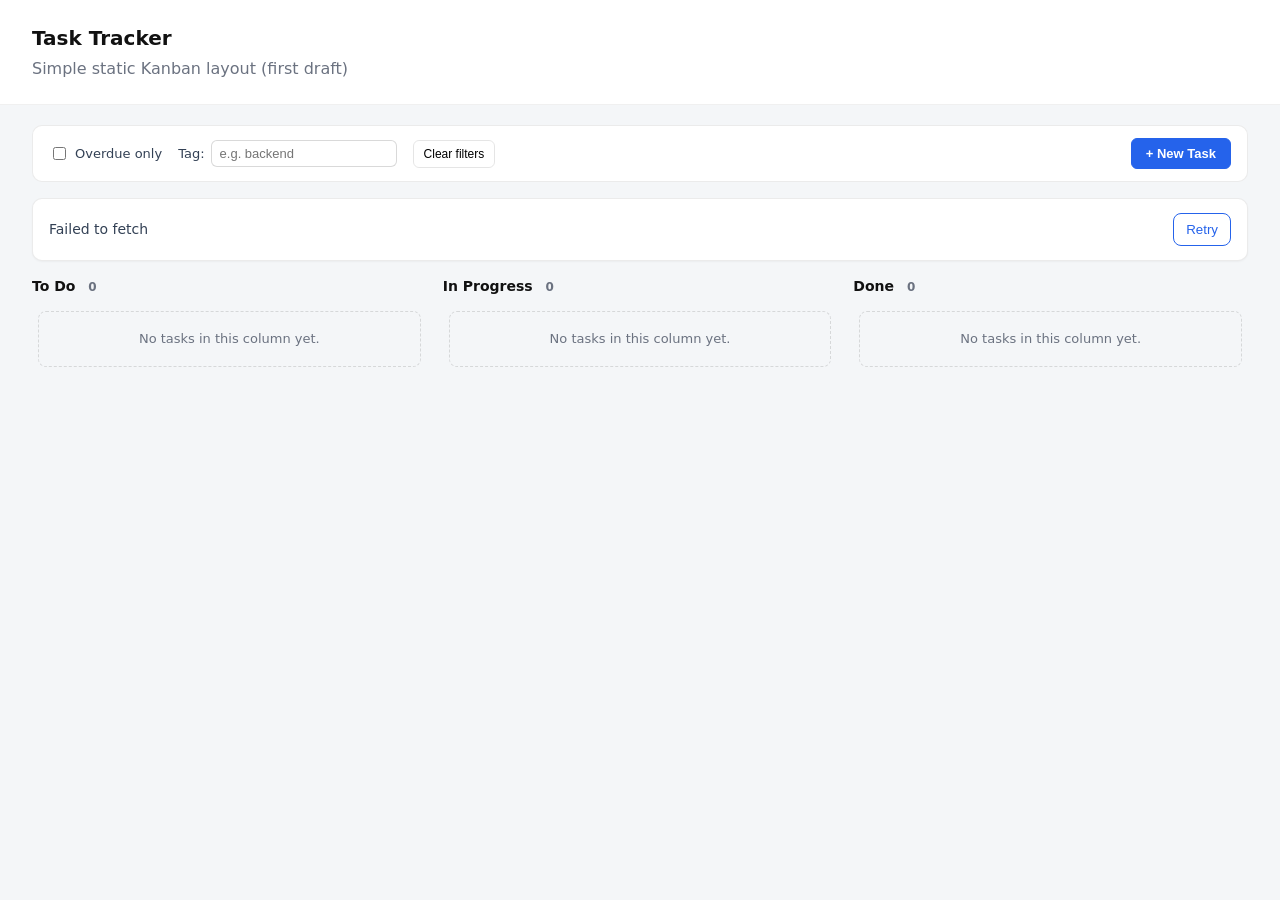
<file: index.html>
<!doctype html>
<html lang="en">
<head>
  <meta charset="utf-8" />
  <meta name="viewport" content="width=device-width, initial-scale=1" />
  <title>Task Tracker — Kanban</title>
  <style>
    :root{--bg:#f4f6f8;--card:#fff;--muted:#6b7280;--accent:#2563eb}
    *{box-sizing:border-box}
    body{font-family:system-ui,-apple-system,Segoe UI,Roboto,Helvetica,Arial;line-height:1.4;margin:0;background:var(--bg);color:#111}
    .site-header{padding:24px 32px;border-bottom:1px solid rgba(0,0,0,0.06);background:#fff}
    .site-header h1{margin:0;font-size:20px}
    .site-header p{margin:6px 0 0;color:var(--muted)}

    main{padding:20px 32px}
    .board{display:flex;gap:16px;align-items:flex-start}
    .column{flex:1;min-width:240px;background:transparent}
    .column-header{display:flex;align-items:center;justify-content:space-between;margin-bottom:8px}
    .column-header h2{margin:0;font-size:14px}
    .column-body{background:transparent;padding:6px;border-radius:6px;min-height:120px}
    .board-state{margin-bottom:16px;padding:14px 16px;border-radius:10px;background:#fff;border:1px solid rgba(0,0,0,0.08);display:flex;align-items:center;justify-content:space-between;gap:12px;box-shadow:0 1px 2px rgba(0,0,0,0.04)}
    .board-state.hidden{display:none}
    .board-state .state-message{color:#334155;font-size:14px}
    .board-state .state-action button{background:transparent;border:1px solid var(--accent);color:var(--accent);padding:8px 12px;border-radius:8px;cursor:pointer}
    .board-state .state-action button:hover{background:rgba(37,99,235,0.08)}
    .count{font-size:12px;color:var(--muted);font-weight:600;margin-left:8px}
    .empty-placeholder{padding:18px 14px;margin:0;border:1px dashed rgba(0,0,0,0.12);border-radius:8px;color:var(--muted);font-size:13px;text-align:center}
    .column-body.drop-target{background:rgba(37,99,235,0.06);border-radius:8px}
    .card.dragging{opacity:0.5}
    .card.card-error{border-color:#dc2626;background:#fef2f2;animation:shake .3s ease-in-out}
    .card-error-msg{margin:8px 0 0;padding:6px 8px;background:#fee2e2;color:#991b1b;border-radius:5px;font-size:12px;line-height:1.3}
    @keyframes shake{0%,100%{transform:translateX(0)}20%{transform:translateX(-4px)}40%{transform:translateX(4px)}60%{transform:translateX(-3px)}80%{transform:translateX(3px)}}

    .card{background:var(--card);border:1px solid rgba(0,0,0,0.06);border-radius:8px;padding:12px;margin-bottom:12px;box-shadow:0 1px 0 rgba(0,0,0,0.02)}
    .card-title{margin:0 0 6px;font-size:15px}
    .card-desc{margin:0 0 8px;color:var(--muted);font-size:13px}
    .card-meta{display:flex;gap:12px;font-size:12px;color:var(--muted);margin-bottom:8px}
    .card-meta .priority{font-weight:600;color:#0f172a}
    .card-actions{display:flex;justify-content:flex-end}
    .edit-btn{background:transparent;border:1px solid rgba(0,0,0,0.08);padding:6px 8px;border-radius:6px;font-size:13px;cursor:pointer}
    .edit-btn:hover{border-color:var(--accent);color:var(--accent)}

    .due-date{display:block}
    .overdue-pill{display:inline-block;margin-left:6px;padding:1px 7px;border-radius:999px;background:#fee2e2;color:#991b1b;font-size:11px;font-weight:600}
    .tag-chips{display:flex;flex-wrap:wrap;gap:6px;margin:0 0 8px}
    .tag-chip{background:#eef2ff;color:#3730a3;font-size:11px;font-weight:600;padding:2px 8px;border-radius:999px}

    .filter-bar{display:flex;flex-wrap:wrap;align-items:center;gap:16px;margin-bottom:16px;padding:12px 16px;background:#fff;border:1px solid rgba(0,0,0,0.08);border-radius:10px;font-size:13px}
    .filter-bar label{display:flex;align-items:center;gap:6px;color:#334155}
    .filter-bar input[type="text"]{padding:5px 8px;border:1px solid rgba(0,0,0,0.15);border-radius:6px;font-size:13px}
    .filter-clear{background:transparent;border:1px solid rgba(0,0,0,0.1);padding:6px 10px;border-radius:6px;cursor:pointer;font-size:12px}
    .filter-clear:hover{border-color:var(--accent);color:var(--accent)}
    .btn-new-task{margin-left:auto;background:var(--accent);border:1px solid var(--accent);color:#fff;padding:7px 14px;border-radius:6px;cursor:pointer;font-size:13px;font-weight:600}
    .btn-new-task:hover{opacity:0.9}

    .modal-overlay{position:fixed;inset:0;background:rgba(15,23,42,0.45);display:flex;align-items:center;justify-content:center;padding:20px;z-index:50}
    .modal-overlay.hidden{display:none}
    .modal{background:#fff;border-radius:12px;padding:24px;width:100%;max-width:420px;max-height:90vh;overflow-y:auto;box-shadow:0 10px 40px rgba(0,0,0,0.2)}
    .modal h2{margin:0 0 16px;font-size:17px}
    .modal label{display:block;font-size:12px;font-weight:600;color:#334155;margin-bottom:12px}
    .modal input,.modal select,.modal textarea{display:block;width:100%;margin-top:4px;padding:8px;border:1px solid rgba(0,0,0,0.15);border-radius:6px;font-size:13px;font-family:inherit}
    .modal textarea{min-height:60px;resize:vertical}
    .modal-error{background:#fee2e2;color:#991b1b;padding:8px 10px;border-radius:6px;font-size:12px;margin-bottom:12px}
    .modal-error.hidden{display:none}
    .modal-actions{display:flex;justify-content:flex-end;gap:8px;margin-top:8px}
    .modal-actions button{padding:8px 14px;border-radius:6px;font-size:13px;cursor:pointer}
    .modal-actions .btn-cancel{background:transparent;border:1px solid rgba(0,0,0,0.15)}
    .modal-actions .btn-save{background:var(--accent);border:1px solid var(--accent);color:#fff}

    @media (max-width:880px){.board{flex-direction:column}}
  </style>
</head>
<body>
  <header class="site-header">
    <h1>Task Tracker</h1>
    <p class="subtitle">Simple static Kanban layout (first draft)</p>
  </header>

  <main>
    <div class="filter-bar">
      <label><input type="checkbox" id="filter-overdue"> Overdue only</label>
      <label>Tag:
        <input type="text" id="filter-tag" list="tag-options" placeholder="e.g. backend">
      </label>
      <datalist id="tag-options"></datalist>
      <button type="button" class="filter-clear" id="filter-clear">Clear filters</button>
      <button type="button" class="btn-new-task" id="new-task-btn">+ New Task</button>
    </div>
    <div class="board-state hidden" id="board-state" role="status" aria-live="polite"></div>
    <div class="board" id="task-board" role="list">
      <!-- To Do column (data-status must be exactly "ToDo") -->
      <section class="column" data-status="ToDo" aria-label="To Do column">
        <div class="column-header">
          <h2>To Do <span class="count">0</span></h2>
        </div>
        <div class="column-body">
          <article class="card" data-id="task-1" role="listitem">
            <h3 class="card-title">Initialize repository</h3>
            <p class="card-desc">Create repo, add README, and initial project layout.</p>
            <div class="card-meta">
              <span class="priority">Priority: High</span>
              <span class="assignee">Assignee: Alice</span>
            </div>
            <div class="card-actions"><button class="edit-btn" aria-label="Edit task Initialize repository">Edit</button></div>
          </article>
        </div>
      </section>

      <!-- In Progress column (data-status must be exactly "InProgress") -->
      <section class="column" data-status="InProgress" aria-label="In Progress column">
        <div class="column-header">
          <h2>In Progress <span class="count">0</span></h2>
        </div>
        <div class="column-body">
          <article class="card" data-id="task-2" role="listitem">
            <h3 class="card-title">Implement API routes</h3>
            <p class="card-desc">Work on basic health and tasks routes.</p>
            <div class="card-meta">
              <span class="priority">Priority: Medium</span>
              <span class="assignee">Assignee: Bob</span>
            </div>
            <div class="card-actions"><button class="edit-btn" aria-label="Edit task Implement API routes">Edit</button></div>
          </article>
        </div>
      </section>

      <!-- Done column (data-status must be exactly "Done") -->
      <section class="column" data-status="Done" aria-label="Done column">
        <div class="column-header">
          <h2>Done <span class="count">0</span></h2>
        </div>
        <div class="column-body">
          <article class="card" data-id="task-3" role="listitem">
            <h3 class="card-title">Write tests</h3>
            <p class="card-desc">Add initial unit tests and CI config.</p>
            <div class="card-meta">
              <span class="priority">Priority: Low</span>
              <span class="assignee">Unassigned</span>
            </div>
            <div class="card-actions"><button class="edit-btn" aria-label="Edit task Write tests">Edit</button></div>
          </article>
        </div>
      </section>
    </div>
  </main>

  <div class="modal-overlay hidden" id="edit-modal-overlay">
    <div class="modal" role="dialog" aria-modal="true" aria-labelledby="edit-modal-title">
      <h2 id="edit-modal-title">Edit Task</h2>
      <form id="edit-form">
        <div class="modal-error hidden" id="modal-error"></div>
        <label>Title
          <input type="text" id="edit-title" maxlength="200" required>
        </label>
        <label>Description
          <textarea id="edit-description"></textarea>
        </label>
        <label>Status
          <select id="edit-status">
            <option value="ToDo">To Do</option>
            <option value="InProgress">In Progress</option>
            <option value="Done">Done</option>
          </select>
        </label>
        <label>Priority
          <select id="edit-priority">
            <option value="Low">Low</option>
            <option value="Medium">Medium</option>
            <option value="High">High</option>
          </select>
        </label>
        <label>Assignee
          <input type="text" id="edit-assignee">
        </label>
        <label>Due date
          <input type="date" id="edit-due-date">
        </label>
        <label>Tags (comma separated)
          <input type="text" id="edit-tags" placeholder="backend, urgent">
        </label>
        <div class="modal-actions">
          <button type="button" class="btn-cancel" id="modal-cancel">Cancel</button>
          <button type="submit" class="btn-save">Save</button>
        </div>
      </form>
    </div>
  </div>

  <script>
    // Fetch and render logic for tasks board
    const BASE_URL = 'http://localhost:8000';
    let tasks = [];
    let dragTaskId = null;
    const taskErrors = new Map();  // taskId → error message string
    const STATUSES = ['ToDo','InProgress','Done'];
    const priorityOrder = { 'High': 0, 'Medium': 1, 'Low': 2 };

    function setBoardState(state, message = ''){
      const boardState = document.getElementById('board-state');
      boardState.className = state === 'ready' ? 'board-state hidden' : 'board-state';
      boardState.innerHTML = '';

      if (state === 'ready') return;

      const msg = document.createElement('div');
      msg.className = 'state-message';
      msg.textContent = state === 'loading'
        ? 'Loading tasks…'
        : state === 'empty'
          ? 'No tasks yet. The board is ready for future work.'
          : message || 'Unable to load tasks. Please try again.';
      boardState.appendChild(msg);

      if (state === 'error') {
        const action = document.createElement('div');
        action.className = 'state-action';
        const retryBtn = document.createElement('button');
        retryBtn.type = 'button';
        retryBtn.textContent = 'Retry';
        retryBtn.addEventListener('click', fetchTasks);
        action.appendChild(retryBtn);
        boardState.appendChild(action);
      }
    }

    function createCardElement(task){
      const card = document.createElement('article');
      card.className = 'card';
      card.dataset.id = `task-${task.id}`;
      card.dataset.taskId = String(task.id);
      card.draggable = true;

      const taskId = String(task.id);
      if (taskErrors.has(taskId)) {
        card.classList.add('card-error');
      }

      card.addEventListener('dragstart', function (event) {
        dragTaskId = String(task.id);
        taskErrors.delete(String(task.id));
        event.dataTransfer.effectAllowed = 'move';
        event.dataTransfer.setData('text/plain', dragTaskId);
        card.classList.add('dragging');
      });

      card.addEventListener('dragend', function () {
        dragTaskId = null;
        card.classList.remove('dragging');
        document.querySelectorAll('.column-body.drop-target').forEach(el => el.classList.remove('drop-target'));
      });

      const title = document.createElement('h3');
      title.className = 'card-title';
      title.textContent = task.title ?? '';

      card.appendChild(title);

      if (task.description) {
        const desc = document.createElement('p');
        desc.className = 'card-desc';
        desc.textContent = task.description;
        card.appendChild(desc);
      }

      if (Array.isArray(task.tags) && task.tags.length > 0) {
        const chips = document.createElement('div');
        chips.className = 'tag-chips';
        task.tags.forEach(tag => {
          const chip = document.createElement('span');
          chip.className = 'tag-chip';
          chip.textContent = tag;
          chips.appendChild(chip);
        });
        card.appendChild(chips);
      }

      const meta = document.createElement('div');
      meta.className = 'card-meta';

      const pr = document.createElement('span');
      pr.className = 'priority';
      pr.textContent = `Priority: ${task.priority ?? 'Low'}`;

      const assignee = document.createElement('span');
      assignee.className = 'assignee';
      assignee.textContent = `Assignee: ${task.assignee || 'Unassigned'}`;

      meta.appendChild(pr);
      meta.appendChild(assignee);
      card.appendChild(meta);

      if (task.due_date) {
        const due = document.createElement('div');
        due.className = 'due-date';
        due.textContent = `Due: ${task.due_date}`;
        if (task.is_overdue) {
          const pill = document.createElement('span');
          pill.className = 'overdue-pill';
          pill.textContent = 'Overdue';
          due.appendChild(pill);
        }
        card.appendChild(due);
      }

      const actions = document.createElement('div');
      actions.className = 'card-actions';
      const btn = document.createElement('button');
      btn.className = 'edit-btn';
      btn.type = 'button';
      btn.setAttribute('aria-label', `Edit task ${task.title || ''}`);
      btn.textContent = 'Edit';
      actions.appendChild(btn);

      card.appendChild(actions);

      if (taskErrors.has(taskId)) {
        const errEl = document.createElement('div');
        errEl.className = 'card-error-msg';
        errEl.textContent = taskErrors.get(taskId);
        card.appendChild(errEl);
      }
      return card;
    }

    function renderBoard(list){
      STATUSES.forEach(status => {
        const column = document.querySelector(`.column[data-status="${status}"]`);
        if (!column) return;
        const body = column.querySelector('.column-body');
        const countEl = column.querySelector('.column-header .count');
        body.innerHTML = '';

        const group = list.filter(t => t.status === status);
        group.sort((a,b) => {
          const pa = priorityOrder[a.priority] ?? 3;
          const pb = priorityOrder[b.priority] ?? 3;
          if (pa !== pb) return pa - pb;
          const ida = Number(a.id);
          const idb = Number(b.id);
          if (!isNaN(ida) && !isNaN(idb)) return ida - idb;
          return String(a.id).localeCompare(String(b.id));
        });

        if (countEl) countEl.textContent = group.length;

        if (group.length === 0) {
          const placeholder = document.createElement('div');
          placeholder.className = 'empty-placeholder';
          placeholder.textContent = 'No tasks in this column yet.';
          body.appendChild(placeholder);
        } else {
          group.forEach(task => body.appendChild(createCardElement(task)));
        }

        body.addEventListener('dragover', function (event) {
          event.preventDefault();
          event.dataTransfer.dropEffect = 'move';
        });

        body.addEventListener('dragenter', function (event) {
          event.preventDefault();
          body.classList.add('drop-target');
        });

        body.addEventListener('dragleave', function () {
          body.classList.remove('drop-target');
        });

        body.addEventListener('drop', async function (event) {
          event.preventDefault();
          body.classList.remove('drop-target');

          const taskId = event.dataTransfer.getData('text/plain');
          if (!taskId) return;

          const task = tasks.find(t => String(t.id) === taskId);
          if (!task) return;

          const targetStatus = status;
          if (task.status === targetStatus) return;

          const previousStatus = task.status;
          task.status = targetStatus;
          renderBoard(tasks);

          try {
            const res = await fetch(`${BASE_URL}/tasks/${encodeURIComponent(taskId)}`, {
              method: 'PATCH',
              headers: { 'Content-Type': 'application/json' },
              body: JSON.stringify({ status: targetStatus }),
            });

            if (!res.ok) {
              const bodyJson = await res.json().catch(() => null);
              let errorMessage = `Server returned ${res.status}`;
              if (bodyJson?.detail) {
                if (Array.isArray(bodyJson.detail)) {
                  errorMessage = bodyJson.detail.map(d => d.msg).join('; ');
                } else {
                  errorMessage = bodyJson.detail;
                }
              }
              task.status = previousStatus;
              taskErrors.set(taskId, errorMessage);
              renderBoard(tasks);
              setTimeout(() => { taskErrors.delete(taskId); renderBoard(tasks); }, 4000);
            }
          } catch (err) {
            task.status = previousStatus;
            taskErrors.set(taskId, 'Network error while moving task. Please try again.');
            renderBoard(tasks);
            setTimeout(() => { taskErrors.delete(taskId); renderBoard(tasks); }, 4000);
          }
        });
      });
    }

    const filters = { overdue: false, tag: '' };

    function updateTagOptions(list){
      const datalist = document.getElementById('tag-options');
      const distinct = [...new Set(list.flatMap(t => Array.isArray(t.tags) ? t.tags : []))].sort();
      datalist.innerHTML = '';
      distinct.forEach(tag => {
        const opt = document.createElement('option');
        opt.value = tag;
        datalist.appendChild(opt);
      });
    }

    async function fetchTasks(){
      setBoardState('loading');
      renderBoard([]);

      const params = new URLSearchParams();
      if (filters.overdue) params.set('overdue', 'true');
      if (filters.tag) params.set('tag', filters.tag);
      const query = params.toString();

      try {
        const res = await fetch(`${BASE_URL}/tasks${query ? '?' + query : ''}`);
        if (!res.ok) throw new Error(`HTTP ${res.status}`);
        const data = await res.json();
        if (!Array.isArray(data)) throw new Error('Expected tasks array');
        tasks = data;
        renderBoard(tasks);
        updateTagOptions(tasks);
        setBoardState(tasks.length === 0 ? 'empty' : 'ready');
      } catch (err) {
        console.error('Failed to fetch tasks:', err);
        renderBoard([]);
        setBoardState('error', err.message);
      }
    }

    // ---------------------------------------------------------------------
    // Edit modal
    // ---------------------------------------------------------------------

    let editingTaskId = null;
    let modalMode = 'edit'; // 'edit' | 'create'
    const modalOverlay = document.getElementById('edit-modal-overlay');
    const modalTitle = document.getElementById('edit-modal-title');
    const editForm = document.getElementById('edit-form');
    const modalError = document.getElementById('modal-error');
    const modalSaveBtn = editForm.querySelector('.btn-save');

    function showModalError(message){
      modalError.textContent = message;
      modalError.classList.remove('hidden');
    }

    function openEditModal(task){
      modalMode = 'edit';
      editingTaskId = String(task.id);
      modalTitle.textContent = 'Edit Task';
      modalSaveBtn.textContent = 'Save';
      modalError.classList.add('hidden');
      document.getElementById('edit-title').value = task.title || '';
      document.getElementById('edit-description').value = task.description || '';
      document.getElementById('edit-status').value = task.status;
      document.getElementById('edit-priority').value = task.priority;
      document.getElementById('edit-assignee').value = task.assignee || '';
      document.getElementById('edit-due-date').value = task.due_date || '';
      document.getElementById('edit-tags').value = (task.tags || []).join(', ');
      modalOverlay.classList.remove('hidden');
      document.getElementById('edit-title').focus();
    }

    function openCreateModal(){
      modalMode = 'create';
      editingTaskId = null;
      modalTitle.textContent = 'New Task';
      modalSaveBtn.textContent = 'Create';
      modalError.classList.add('hidden');
      document.getElementById('edit-title').value = '';
      document.getElementById('edit-description').value = '';
      document.getElementById('edit-status').value = 'ToDo';
      document.getElementById('edit-priority').value = 'Medium';
      document.getElementById('edit-assignee').value = '';
      document.getElementById('edit-due-date').value = '';
      document.getElementById('edit-tags').value = '';
      modalOverlay.classList.remove('hidden');
      document.getElementById('edit-title').focus();
    }

    function closeEditModal(){
      editingTaskId = null;
      modalOverlay.classList.add('hidden');
    }

    document.getElementById('new-task-btn').addEventListener('click', openCreateModal);

    modalOverlay.addEventListener('click', function (e) {
      if (e.target === modalOverlay) closeEditModal();
    });

    document.getElementById('modal-cancel').addEventListener('click', closeEditModal);

    document.addEventListener('keydown', function (e) {
      if (e.key === 'Escape' && !modalOverlay.classList.contains('hidden')) closeEditModal();
    });

    document.addEventListener('click', function (e) {
      if (e.target.classList.contains('edit-btn')) {
        const card = e.target.closest('.card');
        const taskId = card && card.dataset.taskId;
        const task = tasks.find(t => String(t.id) === taskId);
        if (task) openEditModal(task);
      }
    });

    editForm.addEventListener('submit', async function (e) {
      e.preventDefault();
      if (modalMode === 'edit' && !editingTaskId) return;

      const tags = document.getElementById('edit-tags').value
        .split(',')
        .map(t => t.trim())
        .filter(t => t.length > 0);
      const dueDateValue = document.getElementById('edit-due-date').value;

      const payload = {
        title: document.getElementById('edit-title').value,
        description: document.getElementById('edit-description').value,
        status: document.getElementById('edit-status').value,
        priority: document.getElementById('edit-priority').value,
        assignee: document.getElementById('edit-assignee').value || null,
        due_date: dueDateValue || null,
        tags,
      };

      const isCreate = modalMode === 'create';
      const url = isCreate
        ? `${BASE_URL}/tasks`
        : `${BASE_URL}/tasks/${encodeURIComponent(editingTaskId)}`;

      try {
        const res = await fetch(url, {
          method: isCreate ? 'POST' : 'PATCH',
          headers: { 'Content-Type': 'application/json' },
          body: JSON.stringify(payload),
        });

        if (!res.ok) {
          const bodyJson = await res.json().catch(() => null);
          let errorMessage = `Server returned ${res.status}`;
          if (bodyJson?.detail) {
            errorMessage = Array.isArray(bodyJson.detail)
              ? bodyJson.detail.map(d => d.msg).join('; ')
              : bodyJson.detail;
          }
          showModalError(errorMessage);
          return;
        }

        closeEditModal();
        await fetchTasks();
      } catch (err) {
        showModalError('Network error while saving. Please try again.');
      }
    });

    // ---------------------------------------------------------------------
    // Filter bar
    // ---------------------------------------------------------------------

    document.getElementById('filter-overdue').addEventListener('change', function (e) {
      filters.overdue = e.target.checked;
      fetchTasks();
    });

    let tagFilterDebounce = null;
    document.getElementById('filter-tag').addEventListener('input', function (e) {
      clearTimeout(tagFilterDebounce);
      tagFilterDebounce = setTimeout(() => {
        filters.tag = e.target.value.trim();
        fetchTasks();
      }, 300);
    });

    document.getElementById('filter-clear').addEventListener('click', function () {
      filters.overdue = false;
      filters.tag = '';
      document.getElementById('filter-overdue').checked = false;
      document.getElementById('filter-tag').value = '';
      fetchTasks();
    });

    // load tasks on page ready
    document.addEventListener('DOMContentLoaded', () => {
      fetchTasks();
    });
  </script>
</body>
</html>
</file>
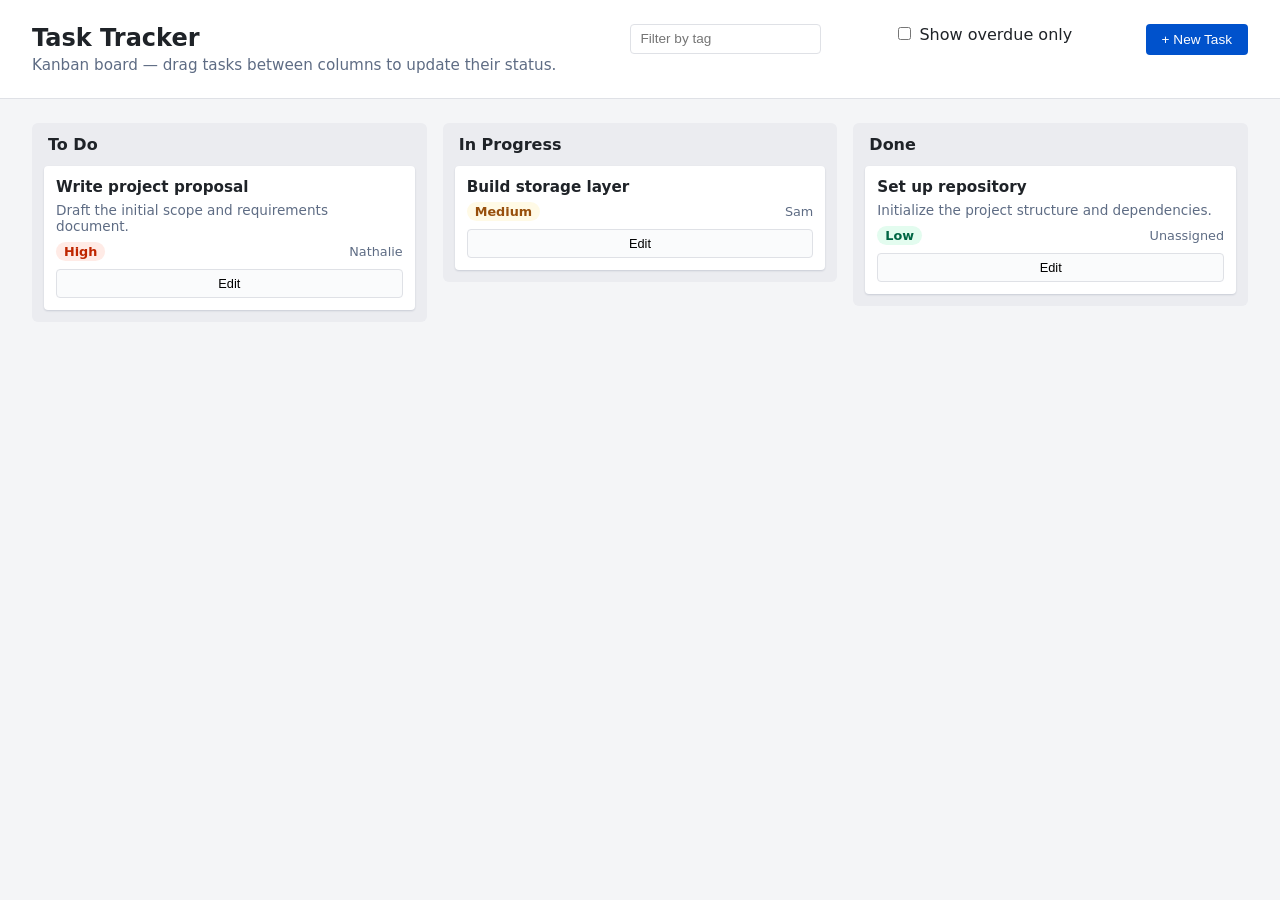
<file: frontend/index.html>
<!DOCTYPE html>
<html lang="en">
<head>
<meta charset="UTF-8">
<meta name="viewport" content="width=device-width, initial-scale=1.0">
<title>Task Tracker — Kanban Board</title>
<link rel="icon" href="data:,">
<style>
  * {
    box-sizing: border-box;
  }

  body {
    margin: 0;
    font-family: system-ui, -apple-system, "Segoe UI", sans-serif;
    background: #f4f5f7;
    color: #1f2328;
  }

  .board-header {
    padding: 1.5rem 2rem;
    background: #ffffff;
    border-bottom: 1px solid #dfe1e6;
  }

  .board-header-top {
    display: flex;
    justify-content: space-between;
    align-items: flex-start;
    gap: 1rem;
  }

  .board-header h1 {
    margin: 0 0 0.25rem;
    font-size: 1.5rem;
  }

  .board-header .subtitle {
    margin: 0;
    color: #5e6c84;
    font-size: 0.95rem;
  }

  .new-task-btn {
    padding: 0.5rem 1rem;
    border: none;
    border-radius: 4px;
    background: #0052cc;
    color: #ffffff;
    font-size: 0.85rem;
    cursor: pointer;
    white-space: nowrap;
  }

  .new-task-btn:hover {
    background: #0747a6;
  }

  .board {
    display: flex;
    gap: 1rem;
    padding: 1.5rem 2rem;
    align-items: flex-start;
  }

  .column {
    flex: 1 1 0;
    min-width: 260px;
    background: #ebecf0;
    border-radius: 6px;
    padding: 0.75rem;
  }

  .column-header {
    display: flex;
    justify-content: space-between;
    align-items: center;
    margin-bottom: 0.75rem;
    padding: 0 0.25rem;
  }

  .column-header h2 {
    margin: 0;
    font-size: 1rem;
  }

  .card-list {
    display: flex;
    flex-direction: column;
    gap: 0.75rem;
    min-height: 60px;
  }

  .task-card {
    background: #ffffff;
    border-radius: 4px;
    padding: 0.75rem;
    box-shadow: 0 1px 2px rgba(9, 30, 66, 0.15);
  }

  .task-title {
    margin: 0 0 0.35rem;
    font-size: 0.95rem;
  }

  .task-description {
    margin: 0 0 0.5rem;
    font-size: 0.85rem;
    color: #5e6c84;
  }

  .task-meta {
    display: flex;
    justify-content: space-between;
    align-items: center;
    margin-bottom: 0.5rem;
    font-size: 0.8rem;
  }

  .task-priority {
    padding: 0.15rem 0.5rem;
    border-radius: 999px;
    font-weight: 600;
  }

  .priority-low {
    background: #e3fcef;
    color: #006644;
  }

  .priority-medium {
    background: #fffae6;
    color: #974f0c;
  }

  .priority-high {
    background: #ffebe6;
    color: #bf2600;
  }

  .task-assignee {
    color: #5e6c84;
  }

  .task-due-date {
    color: #5e6c84;
  }

  .task-card.overdue {
    border-left: 4px solid #bf2600;
  }

  .task-tags {
    display: flex;
    flex-wrap: wrap;
    gap: 0.35rem;
    margin-bottom: 0.5rem;
  }

  .tag-chip {
    padding: 0.1rem 0.5rem;
    border-radius: 999px;
    background: #ebecf0;
    color: #42526e;
    font-size: 0.75rem;
  }

  #tag-filter-input {
    padding: 0.4rem 0.6rem;
    border: 1px solid #dfe1e6;
    border-radius: 4px;
    font-size: 0.85rem;
  }

  .task-edit-btn {
    width: 100%;
    padding: 0.35rem;
    border: 1px solid #dfe1e6;
    border-radius: 4px;
    background: #fafbfc;
    cursor: pointer;
    font-size: 0.8rem;
  }

  .task-edit-btn:hover {
    background: #f4f5f7;
  }

  .task-card[draggable="true"] {
    cursor: grab;
  }

  .task-card.dragging {
    opacity: 0.5;
  }

  .column.drag-over {
    outline: 2px dashed #4c9aff;
    outline-offset: -2px;
  }

  .board-message {
    margin: 0 2rem 1rem;
    padding: 0.6rem 1rem;
    border-radius: 4px;
    font-size: 0.85rem;
  }

  .board-message.hidden {
    display: none;
  }

  .board-message.error {
    background: #ffebe6;
    color: #bf2600;
  }

  .modal-overlay {
    position: fixed;
    inset: 0;
    background: rgba(9, 30, 66, 0.54);
    display: flex;
    align-items: center;
    justify-content: center;
    z-index: 10;
  }

  .modal-overlay.hidden {
    display: none;
  }

  .modal-dialog {
    background: #ffffff;
    border-radius: 6px;
    padding: 1.5rem;
    width: 100%;
    max-width: 420px;
    box-shadow: 0 8px 16px rgba(9, 30, 66, 0.25);
  }

  .modal-header {
    display: flex;
    justify-content: space-between;
    align-items: center;
    margin-bottom: 1rem;
  }

  .modal-header h2 {
    margin: 0;
    font-size: 1.1rem;
  }

  .modal-close-btn {
    border: none;
    background: none;
    font-size: 1.25rem;
    line-height: 1;
    cursor: pointer;
    color: #5e6c84;
  }

  .modal-field {
    margin-bottom: 0.85rem;
  }

  .modal-field label {
    display: block;
    margin-bottom: 0.25rem;
    font-size: 0.85rem;
    font-weight: 600;
  }

  .modal-field input,
  .modal-field textarea,
  .modal-field select {
    width: 100%;
    padding: 0.45rem;
    border: 1px solid #dfe1e6;
    border-radius: 4px;
    font-size: 0.9rem;
    font-family: inherit;
  }

  .modal-error {
    margin-bottom: 0.85rem;
    padding: 0.5rem 0.75rem;
    border-radius: 4px;
    background: #ffebe6;
    color: #bf2600;
    font-size: 0.85rem;
  }

  .modal-error.hidden {
    display: none;
  }

  .modal-actions {
    display: flex;
    justify-content: flex-end;
    gap: 0.5rem;
  }

  .modal-btn {
    padding: 0.5rem 1rem;
    border-radius: 4px;
    font-size: 0.85rem;
    cursor: pointer;
    border: 1px solid transparent;
  }

  .modal-btn-secondary {
    background: #fafbfc;
    border-color: #dfe1e6;
  }

  .modal-btn-primary {
    background: #0052cc;
    color: #ffffff;
  }
</style>
</head>
<body>

<header class="board-header">
  <div class="board-header-top">
    <div>
      <h1>Task Tracker</h1>
      <p class="subtitle">Kanban board — drag tasks between columns to update their status.</p>
    </div>
    <input type="text" id="tag-filter-input" placeholder="Filter by tag">
    <label><input type="checkbox" id="overdue-filter-toggle"> Show overdue only</label>
    <button id="new-task-btn" class="new-task-btn" type="button">+ New Task</button>
  </div>
</header>

<div id="board-message" class="board-message hidden" role="alert"></div>

<main class="board">

  <section class="column" data-status="ToDo">
    <div class="column-header">
      <h2>To Do</h2>
    </div>
    <div class="card-list">
      <article class="task-card" data-task-id="sample-todo-1">
        <h3 class="task-title">Write project proposal</h3>
        <p class="task-description">Draft the initial scope and requirements document.</p>
        <div class="task-meta">
          <span class="task-priority priority-high">High</span>
          <span class="task-assignee">Nathalie</span>
        </div>
        <button class="task-edit-btn" type="button">Edit</button>
      </article>
    </div>
  </section>

  <section class="column" data-status="InProgress">
    <div class="column-header">
      <h2>In Progress</h2>
    </div>
    <div class="card-list">
      <article class="task-card" data-task-id="sample-inprogress-1">
        <h3 class="task-title">Build storage layer</h3>
        <div class="task-meta">
          <span class="task-priority priority-medium">Medium</span>
          <span class="task-assignee">Sam</span>
        </div>
        <button class="task-edit-btn" type="button">Edit</button>
      </article>
    </div>
  </section>

  <section class="column" data-status="Done">
    <div class="column-header">
      <h2>Done</h2>
    </div>
    <div class="card-list">
      <article class="task-card" data-task-id="sample-done-1">
        <h3 class="task-title">Set up repository</h3>
        <p class="task-description">Initialize the project structure and dependencies.</p>
        <div class="task-meta">
          <span class="task-priority priority-low">Low</span>
          <span class="task-assignee">Unassigned</span>
        </div>
        <button class="task-edit-btn" type="button">Edit</button>
      </article>
    </div>
  </section>

</main>

<div id="task-modal" class="modal-overlay hidden">
  <div class="modal-dialog" role="dialog" aria-modal="true" aria-labelledby="modal-title">
    <div class="modal-header">
      <h2 id="modal-title">New Task</h2>
      <button type="button" class="modal-close-btn" id="modal-close-btn" aria-label="Close">&times;</button>
    </div>
    <div id="modal-error" class="modal-error hidden"></div>
    <form id="task-form">
      <input type="hidden" id="task-id-input" name="taskId">
      <div class="modal-field">
        <label for="task-title-input">Title</label>
        <input type="text" id="task-title-input" name="title">
      </div>
      <div class="modal-field">
        <label for="task-description-input">Description</label>
        <textarea id="task-description-input" name="description" rows="3"></textarea>
      </div>
      <div class="modal-field">
        <label for="task-status-input">Status</label>
        <select id="task-status-input" name="status">
          <option value="ToDo">To Do</option>
          <option value="InProgress">In Progress</option>
          <option value="Done">Done</option>
        </select>
      </div>
      <div class="modal-field">
        <label for="task-priority-input">Priority</label>
        <select id="task-priority-input" name="priority">
          <option value="Low">Low</option>
          <option value="Medium" selected>Medium</option>
          <option value="High">High</option>
        </select>
      </div>
      <div class="modal-field">
        <label for="task-assignee-input">Assignee</label>
        <input type="text" id="task-assignee-input" name="assignee">
      </div>
      <div class="modal-field">
        <label for="task-due-date-input">Due date</label>
        <input type="date" id="task-due-date-input" name="due_date">
      </div>
      <div class="modal-field">
        <label for="task-tags-input">Tags</label>
        <input type="text" id="task-tags-input" name="tags" placeholder="e.g. urgent, backend">
      </div>
      <div class="modal-actions">
        <button type="button" class="modal-btn modal-btn-secondary" id="modal-cancel-btn">Cancel</button>
        <button type="submit" class="modal-btn modal-btn-primary">Save</button>
      </div>
    </form>
  </div>
</div>

<script>
  const API_BASE_URL = 'http://localhost:8000';
  const PRIORITY_ORDER = { High: 0, Medium: 1, Low: 2 };

  let tasks = [];
  let overdueFilterOnly = false;
  let tagFilterValue = '';

  const boardMessage = document.getElementById('board-message');

  function todayIsoString() {
    const now = new Date();
    const year = now.getFullYear();
    const month = String(now.getMonth() + 1).padStart(2, '0');
    const day = String(now.getDate()).padStart(2, '0');
    return `${year}-${month}-${day}`;
  }

  function isOverdue(task) {
    return task.due_date !== null && task.due_date < todayIsoString() && task.status !== 'Done';
  }

  function showMessage(text, type = 'error') {
    boardMessage.textContent = text;
    boardMessage.className = `board-message ${type}`;
  }

  function clearMessage() {
    boardMessage.textContent = '';
    boardMessage.className = 'board-message hidden';
  }

  async function fetchTasks() {
    try {
      const params = new URLSearchParams();
      if (overdueFilterOnly) {
        params.set('overdue', 'true');
      }
      if (tagFilterValue) {
        params.set('tag', tagFilterValue);
      }
      const queryString = params.toString();
      const url = queryString ? `${API_BASE_URL}/tasks?${queryString}` : `${API_BASE_URL}/tasks`;
      const response = await fetch(url);
      if (!response.ok) {
        throw new Error(`Failed to load tasks: ${response.status}`);
      }
      tasks = await response.json();
      renderBoard(tasks);
    } catch (error) {
      console.error('fetchTasks failed:', error);
    }
  }

  function renderBoard(tasksToRender) {
    document.querySelectorAll('.column').forEach((column) => {
      const cardList = column.querySelector('.card-list');
      cardList.innerHTML = '';

      getTasksForColumn(tasksToRender, column.dataset.status)
        .forEach((task) => cardList.appendChild(createTaskCard(task)));
    });
  }

  function getTasksForColumn(tasksToRender, status) {
    return tasksToRender
      .filter((task) => task.status === status)
      .sort(compareByPriorityThenId);
  }

  function compareByPriorityThenId(a, b) {
    const priorityDiff = PRIORITY_ORDER[a.priority] - PRIORITY_ORDER[b.priority];
    if (priorityDiff !== 0) return priorityDiff;
    return a.id < b.id ? -1 : a.id > b.id ? 1 : 0;
  }

  function createTaskCard(task) {
    const card = document.createElement('article');
    card.className = isOverdue(task) ? 'task-card overdue' : 'task-card';
    card.dataset.taskId = task.id;
    card.draggable = true;
    attachCardDragHandlers(card, task);

    card.appendChild(createTaskTitleEl(task));

    if (task.description) {
      card.appendChild(createTaskDescriptionEl(task));
    }

    if (task.due_date) {
      card.appendChild(createTaskDueDateEl(task));
    }

    if (task.tags.length > 0) {
      card.appendChild(createTaskTagsEl(task));
    }

    card.appendChild(createTaskMetaEl(task));
    card.appendChild(createEditButtonEl(task));

    return card;
  }

  function attachCardDragHandlers(card, task) {
    card.addEventListener('dragstart', (event) => {
      event.dataTransfer.setData('text/plain', task.id);
      event.dataTransfer.effectAllowed = 'move';
      card.classList.add('dragging');
    });

    card.addEventListener('dragend', () => {
      card.classList.remove('dragging');
    });
  }

  function createTaskTitleEl(task) {
    const title = document.createElement('h3');
    title.className = 'task-title';
    title.textContent = task.title;
    return title;
  }

  function createTaskDescriptionEl(task) {
    const description = document.createElement('p');
    description.className = 'task-description';
    description.textContent = task.description;
    return description;
  }

  function createTaskDueDateEl(task) {
    const dueDate = document.createElement('span');
    dueDate.className = 'task-due-date';
    dueDate.textContent = task.due_date;
    return dueDate;
  }

  function createTaskTagsEl(task) {
    const tagsContainer = document.createElement('div');
    tagsContainer.className = 'task-tags';
    task.tags.forEach((tagValue) => {
      const chip = document.createElement('span');
      chip.className = 'tag-chip';
      chip.textContent = tagValue;
      tagsContainer.appendChild(chip);
    });
    return tagsContainer;
  }

  function createTaskMetaEl(task) {
    const meta = document.createElement('div');
    meta.className = 'task-meta';

    const priority = document.createElement('span');
    priority.className = `task-priority priority-${task.priority.toLowerCase()}`;
    priority.textContent = task.priority;
    meta.appendChild(priority);

    const assignee = document.createElement('span');
    assignee.className = 'task-assignee';
    assignee.textContent = task.assignee || 'Unassigned';
    meta.appendChild(assignee);

    return meta;
  }

  function createEditButtonEl(task) {
    const editBtn = document.createElement('button');
    editBtn.className = 'task-edit-btn';
    editBtn.type = 'button';
    editBtn.textContent = 'Edit';
    editBtn.addEventListener('click', () => openModal('edit', task));
    return editBtn;
  }

  function setupDropZones() {
    document.querySelectorAll('.column').forEach((column) => {
      column.addEventListener('dragover', (event) => {
        event.preventDefault();
        column.classList.add('drag-over');
      });

      column.addEventListener('dragleave', () => {
        column.classList.remove('drag-over');
      });

      column.addEventListener('drop', (event) => {
        event.preventDefault();
        column.classList.remove('drag-over');
        handleDrop(event, column);
      });
    });
  }

  async function handleDrop(event, column) {
    const taskId = event.dataTransfer.getData('text/plain');
    const targetStatus = column.dataset.status;
    const task = tasks.find((t) => t.id === taskId);

    if (!task || task.status === targetStatus) {
      return;
    }

    const previousStatus = task.status;
    task.status = targetStatus;
    renderBoard(tasks);

    try {
      const response = await fetch(`${API_BASE_URL}/tasks/${taskId}`, {
        method: 'PATCH',
        headers: { 'Content-Type': 'application/json' },
        body: JSON.stringify({ status: targetStatus }),
      });

      if (response.ok) {
        const updated = await response.json();
        const index = tasks.findIndex((t) => t.id === taskId);
        tasks[index] = updated;
        renderBoard(tasks);
        clearMessage();
        return;
      }

      const errorBody = await response.json().catch(() => null);
      task.status = previousStatus;
      renderBoard(tasks);
      showMessage(extractErrorDetail(errorBody, response.status), 'error');
    } catch (networkError) {
      task.status = previousStatus;
      renderBoard(tasks);
      showMessage('Unable to reach the server. Check your connection and try again.', 'error');
    }
  }

  function extractErrorDetail(errorBody, statusCode) {
    if (!errorBody || !errorBody.detail) {
      return `Request failed with status ${statusCode}`;
    }
    if (Array.isArray(errorBody.detail)) {
      return errorBody.detail.map((item) => item.msg).join('; ');
    }
    return errorBody.detail;
  }

  const taskModal = document.getElementById('task-modal');
  const modalTitle = document.getElementById('modal-title');
  const modalError = document.getElementById('modal-error');
  const taskForm = document.getElementById('task-form');
  const taskIdInput = document.getElementById('task-id-input');
  const titleInput = document.getElementById('task-title-input');
  const descriptionInput = document.getElementById('task-description-input');
  const statusInput = document.getElementById('task-status-input');
  const priorityInput = document.getElementById('task-priority-input');
  const assigneeInput = document.getElementById('task-assignee-input');
  const dueDateInput = document.getElementById('task-due-date-input');
  const tagsInput = document.getElementById('task-tags-input');
  const newTaskBtn = document.getElementById('new-task-btn');
  const overdueFilterToggle = document.getElementById('overdue-filter-toggle');
  const tagFilterInput = document.getElementById('tag-filter-input');
  const modalCloseBtn = document.getElementById('modal-close-btn');
  const modalCancelBtn = document.getElementById('modal-cancel-btn');

  let originalStatus = null;

  function openModal(mode, task) {
    taskIdInput.value = task ? task.id : '';
    originalStatus = task ? task.status : null;
    modalTitle.textContent = mode === 'edit' ? 'Edit Task' : 'New Task';
    titleInput.value = task ? task.title : '';
    descriptionInput.value = task ? task.description : '';
    statusInput.value = task ? task.status : 'ToDo';
    priorityInput.value = task ? task.priority : 'Medium';
    assigneeInput.value = (task && task.assignee) || '';
    dueDateInput.value = task ? (task.due_date || '') : '';
    tagsInput.value = task ? task.tags.join(', ') : '';
    hideModalError();
    taskModal.classList.remove('hidden');
    titleInput.focus();
  }

  function closeModal() {
    taskModal.classList.add('hidden');
    taskForm.reset();
    hideModalError();
    originalStatus = null;
  }

  function showModalError(text) {
    modalError.textContent = text;
    modalError.classList.remove('hidden');
  }

  function hideModalError() {
    modalError.textContent = '';
    modalError.classList.add('hidden');
  }

  overdueFilterToggle.addEventListener('change', () => {
    overdueFilterOnly = overdueFilterToggle.checked;
    fetchTasks();
  });

  tagFilterInput.addEventListener('input', () => {
    tagFilterValue = tagFilterInput.value.trim();
    fetchTasks();
  });

  newTaskBtn.addEventListener('click', () => openModal('create'));
  modalCloseBtn.addEventListener('click', closeModal);
  modalCancelBtn.addEventListener('click', closeModal);

  taskModal.addEventListener('click', (event) => {
    if (event.target === taskModal) {
      closeModal();
    }
  });

  document.addEventListener('keydown', (event) => {
    if (event.key === 'Escape' && !taskModal.classList.contains('hidden')) {
      closeModal();
    }
  });

  function buildTaskPayload(isEdit) {
    const trimmedAssignee = assigneeInput.value.trim();
    const parsedTags = tagsInput.value
      .split(',')
      .map((tagValue) => tagValue.trim())
      .filter((tagValue) => tagValue !== '');

    const payload = {
      title: titleInput.value.trim(),
      description: descriptionInput.value,
      priority: priorityInput.value,
      assignee: trimmedAssignee === '' ? null : trimmedAssignee,
      due_date: dueDateInput.value === '' ? null : dueDateInput.value,
      tags: parsedTags,
    };

    if (!isEdit || statusInput.value !== originalStatus) {
      payload.status = statusInput.value;
    }

    return payload;
  }

  taskForm.addEventListener('submit', async (event) => {
    event.preventDefault();

    const trimmedTitle = titleInput.value.trim();
    if (!trimmedTitle) {
      showModalError('Title is required');
      return;
    }

    const taskId = taskIdInput.value;
    const isEdit = Boolean(taskId);
    const payload = buildTaskPayload(isEdit);

    const url = isEdit ? `${API_BASE_URL}/tasks/${taskId}` : `${API_BASE_URL}/tasks`;
    const method = isEdit ? 'PATCH' : 'POST';

    try {
      const response = await fetch(url, {
        method,
        headers: { 'Content-Type': 'application/json' },
        body: JSON.stringify(payload),
      });

      if (response.ok) {
        closeModal();
        await fetchTasks();
        return;
      }

      const errorBody = await response.json().catch(() => null);
      showModalError(extractErrorDetail(errorBody, response.status));
    } catch (networkError) {
      showModalError('Unable to reach the server. Check your connection and try again.');
    }
  });

  setupDropZones();
  fetchTasks();
</script>

</body>
</html>
</file>
